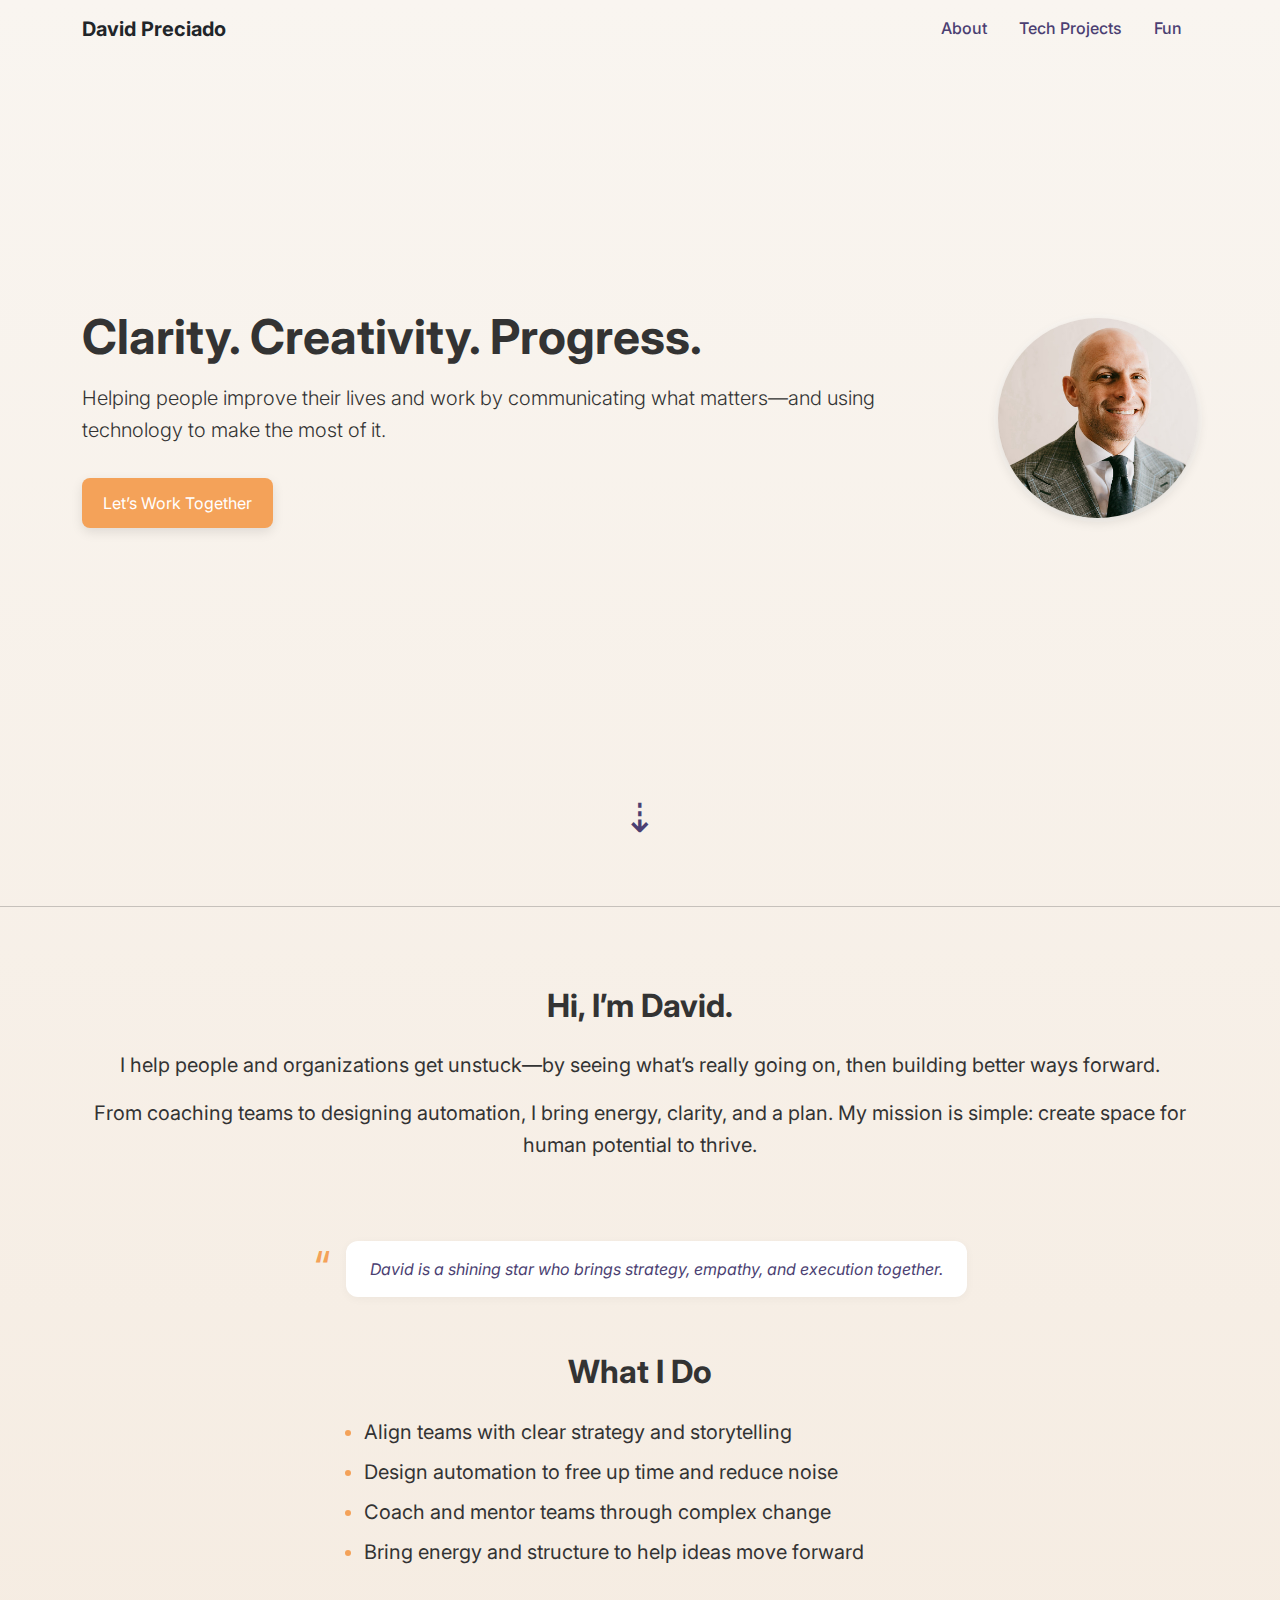
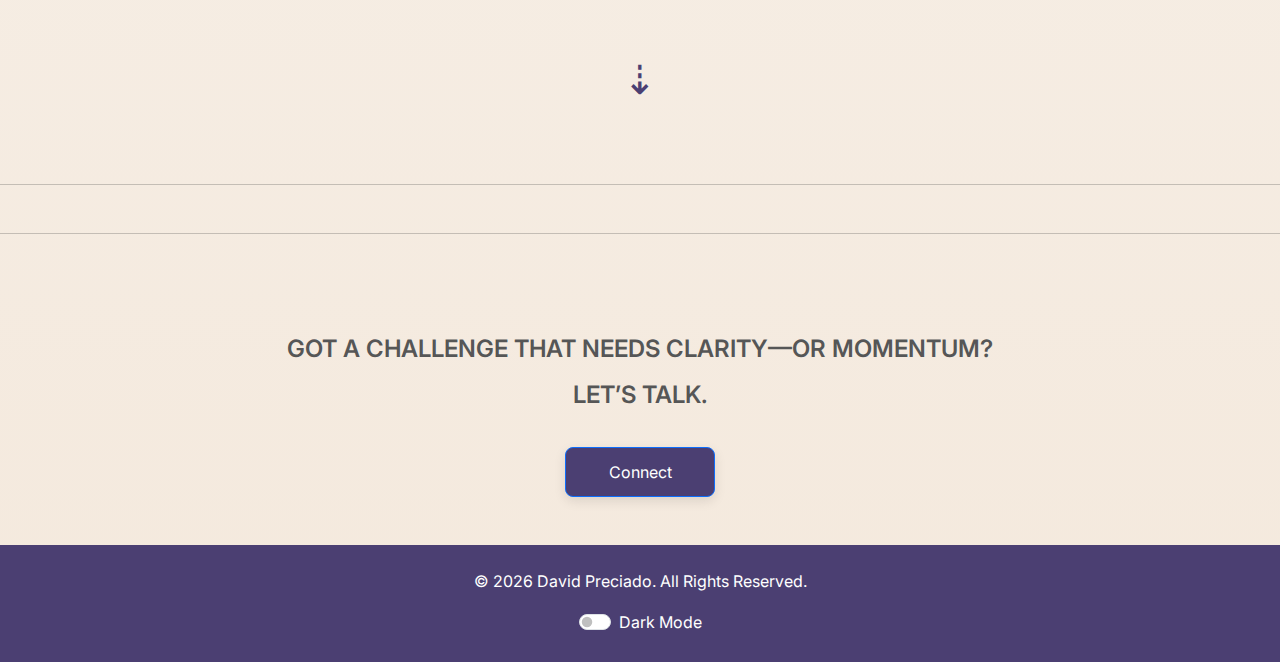
<file: index.html>
<!DOCTYPE html>
<html lang="en">
<head>
  <meta charset="UTF-8" />
  <meta name="viewport" content="width=device-width, initial-scale=1.0" />
  <title>David Preciado</title>

  <!-- Google Fonts -->
  <link href="https://fonts.googleapis.com/css2?family=Inter:wght@400;600;700;800&display=swap" rel="stylesheet" />
  
  <!-- Bootstrap -->
  <link href="https://cdn.jsdelivr.net/npm/bootstrap@5.3.0/dist/css/bootstrap.min.css" rel="stylesheet" />

  <!-- Custom Styles -->
  <link href="styles/main.css" rel="stylesheet" />
</head>
<body class="custom-body">

  <!-- Navbar -->
  <nav class="navbar navbar-expand-md">
    <div class="container d-flex justify-content-between align-items-center">
      <a class="navbar-brand fw-bold text-dark" href="#">David Preciado</a>
      <ul class="nav">
        <li class="nav-item"><a class="nav-link" href="/about.html">About</a></li>
        <li class="nav-item"><a class="nav-link" href="projects.html">Tech Projects</a></li>
        <li class="nav-item"><a class="nav-link" href="skills.html">Fun</a></li>
      </ul>
    </div>
  </nav>

<!-- Hero Section -->
<header class="hero-section d-flex align-items-center py-5 position-relative">
    <div class="container-xl d-flex flex-column flex-md-row align-items-center justify-content-between gap-5">
      <!-- text + image -->
      <div class="text-md-start text-center">
        <h1 class="display-5 fw-bold">Clarity. Creativity. Progress.</h1>
        <p class="lead mt-3">Helping people improve their lives and work by communicating what matters—and using technology to make the most of it.</p>
        <a href="https://www.linkedin.com/in/davidpreciado/" class="btn btn-highlight mt-3" target="_blank" rel="noopener">Let’s Work Together</a>
      </div>
      <img src="assets/images/Headshot_3.jpeg" alt="David Preciado Headshot" class="img-fluid rounded-circle" width="200" height="200" />
    </div>
  </header>
  
  <!-- ✅ Move scroll arrow OUTSIDE the header -->
  <div class="scroll-arrow">
    <a href="#about-section" class="scroll-link" aria-label="Scroll to about section">
      <span>&#8675;</span>
    </a>
  </div>
  
  <hr class="my-5" />
  
  <!-- About -->
  <section id="about-section" class="container pt-4 pb-2 text-center">
    <h2 class="fw-bold mb-4">Hi, I’m David.</h2>
    <p class="fs-5 mb-3">I help people and organizations get unstuck—by seeing what’s really going on, then building better ways forward.</p>
    <p class="fs-5">From coaching teams to designing automation, I bring energy, clarity, and a plan. My mission is simple: create space for human potential to thrive.</p>
  </section>

  <!-- Testimonial Quote -->
  <div class="pull-quote-divider">
    <span class="pull-quote-icon">“</span>
    <blockquote class="pull-quote-text">
      David is a shining star who brings strategy, empathy, and execution together.
    </blockquote>
  </div>
  
  
  
  
  
  
  

  <!-- What I Do -->
  <section id="what-i-do" class="container py-4 text-center">
    <h2 class="fw-bold mb-4">What I Do</h2>
    <ul class="styled-list fs-5 mx-auto text-start" style="max-width: 600px;">
      <li class="mb-2">Align teams with clear strategy and storytelling</li>
      <li class="mb-2">Design automation to free up time and reduce noise</li>
      <li class="mb-2">Coach and mentor teams through complex change</li>
      <li class="mb-2">Bring energy and structure to help ideas move forward</li>
    </ul>
  </section>
<!-- Scroll Arrow to CTA -->
<div class="scroll-arrow scroll-arrow--cta">
    <a href="#cta-section" class="scroll-link" aria-label="Scroll to Call To Action">
      <span>&#8675;</span>
    </a>
  </div>
  
  <hr class="my-5" />
  
  <hr class="my-5" />

  <!-- Call to Action -->
  <section id="cta-section" class="container text-center py-5">
    <p class="fs-4 fw-semibold text-uppercase text-muted">
      Got a challenge that needs clarity—or momentum?
      <span class="d-block mt-2">Let’s talk.</span>
    </p>
    <a href="https://www.linkedin.com/in/davidpreciado/" class="btn btn-primary mt-3" target="_blank" rel="noopener">Connect</a>
  </section>
  

  <!-- Footer -->
  <footer class="main-footer text-center py-4">
    <p>&copy; <span id="copyright-year"></span> David Preciado. All Rights Reserved.</p>
    <div class="form-check form-switch d-flex justify-content-center mt-3">
      <input class="form-check-input" type="checkbox" id="dark-mode-toggle" role="switch" aria-label="Toggle dark mode">
      <label class="form-check-label ms-2" for="dark-mode-toggle">Dark Mode</label>
    </div>
  </footer>

  <!-- Scripts -->
  <script src="https://cdn.jsdelivr.net/npm/bootstrap@5.3.0/dist/js/bootstrap.bundle.min.js"></script>
  <script src="scripts/app.js"></script>
</body>
</html>
</file>
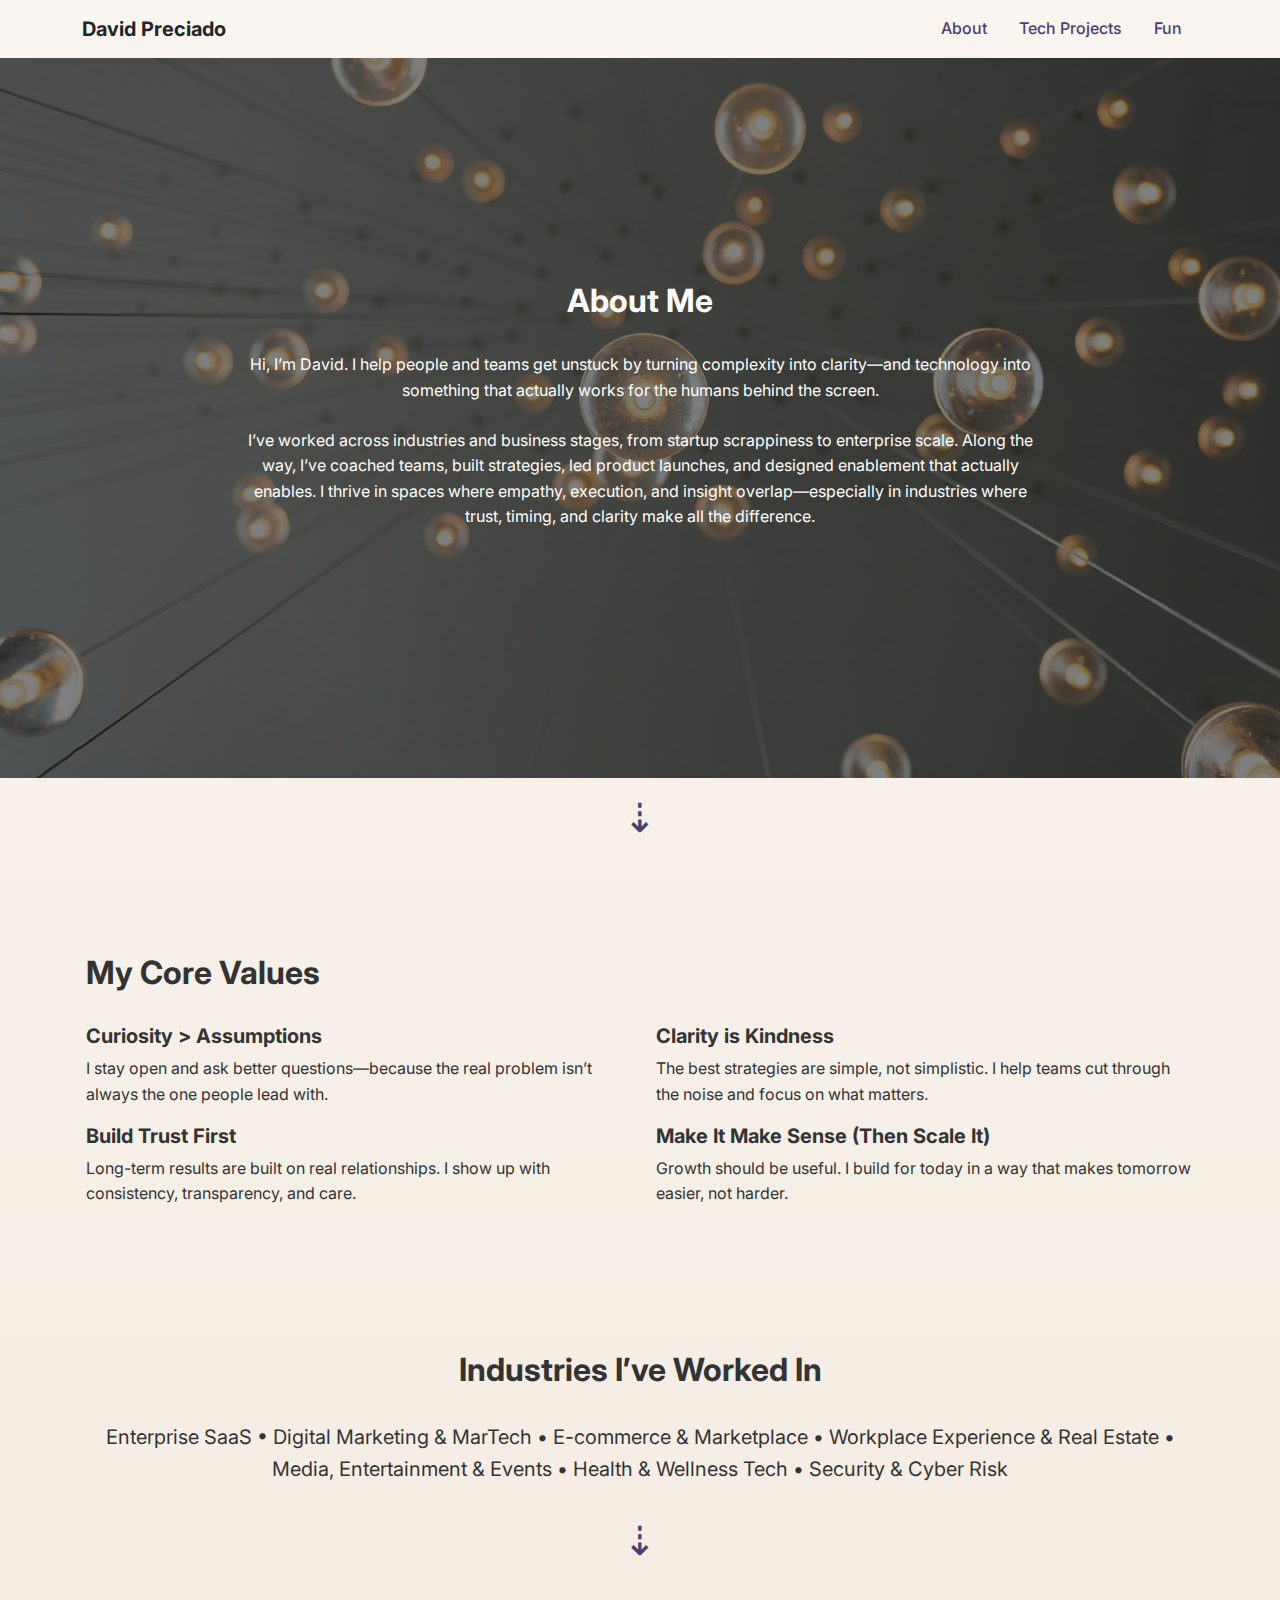
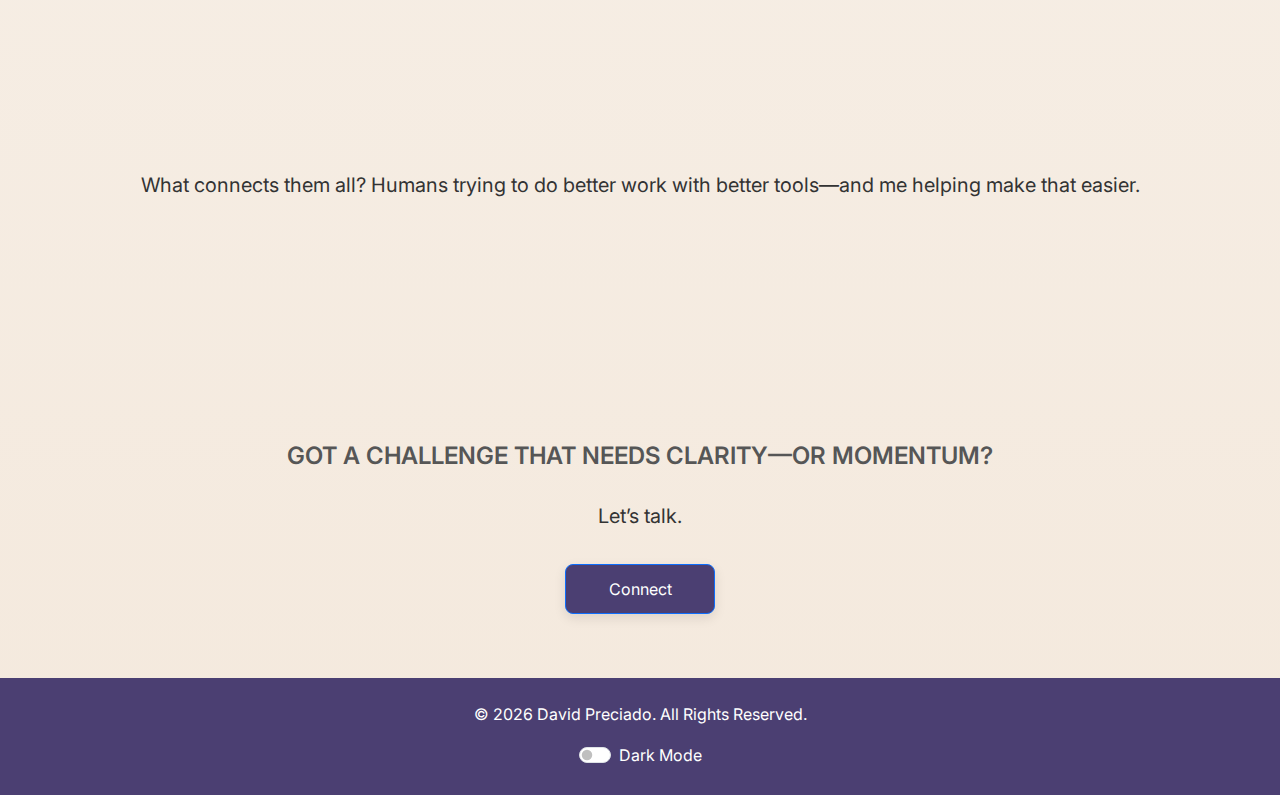
<file: about.html>
<!DOCTYPE html>
<html lang="en">
<head>
  <meta charset="UTF-8" />
  <meta name="viewport" content="width=device-width, initial-scale=1.0"/>
  <title>About – David Preciado</title>

  <!-- Google Fonts -->
  <link href="https://fonts.googleapis.com/css2?family=Inter:wght@400;600;700&display=swap" rel="stylesheet"/>

  <!-- Bootstrap -->
  <link href="https://cdn.jsdelivr.net/npm/bootstrap@5.3.0/dist/css/bootstrap.min.css" rel="stylesheet"/>

  <!-- Custom Styles -->
  <link href="styles/main.css" rel="stylesheet"/>
  <style>
    .hero-section {
      position: relative;
      background: url('assets/images/skye-studios-NDLLFxTELrU-unsplash.jpg') center/cover no-repeat;
      min-height: 80vh;
      display: flex;
      align-items: center;
      justify-content: center;
      padding: 4rem 1rem;
      color: #fff;
      text-align: center;
    }
  
    .hero-overlay {
      position: absolute;
      top: 0;
      left: 0;
      width: 100%;
      height: 100%;
      background-color: rgba(0, 0, 0, 0.5);
      z-index: 1;
    }
  
    .hero-content {
      position: relative;
      z-index: 2;
      max-width: 800px;
    }
  
    .section {
      padding: 4rem 1rem;
    }
  
    .section-title {
      font-size: 2rem;
      font-weight: 700;
      margin-bottom: 2rem;
    }
  
    .two-column {
      display: flex;
      flex-wrap: wrap;
      gap: 2rem;
    }
  
    .two-column > div {
      flex: 1 1 45%;
    }
  
    @media (max-width: 768px) {
      .two-column {
        flex-direction: column;
      }
    }
  
    /* Scroll spacing targets (so arrows scroll cleanly) */
    #core-values {
      scroll-margin-top: .5px;
    }
  
    #industries {
  padding-bottom: 0rem; /* Add more space after industries text */
}

#connecting-statement {
  scroll-margin-top: 50px;
  min-height: 40vh;
  display: flex;
  align-items: center;
  justify-content: center;
  text-align: center;
  padding: 2rem 1rem;
}



.scroll-arrow.scroll-arrow--spaced {
    margin-top: -0.5rem; /* Adjust as needed */
  }
  </style>
  
</head>
<body class="custom-body">

  <!-- Navbar -->
  <nav class="navbar navbar-expand-md">
    <div class="container d-flex justify-content-between align-items-center">
      <a class="navbar-brand fw-bold text-dark" href="/">David Preciado</a>
      <ul class="nav">
        <li class="nav-item"><a class="nav-link" href="/about.html">About</a></li>
        <li class="nav-item"><a class="nav-link" href="/projects.html">Tech Projects</a></li>
        <li class="nav-item"><a class="nav-link" href="/skills.html">Fun</a></li>
      </ul>
    </div>
  </nav>

  <!-- Hero Section -->
  <section class="hero-section">
    <div class="hero-overlay"></div>
    <div class="hero-content">
      <h1 class="section-title">About Me</h1>
      <p class="mb-4">Hi, I’m David. I help people and teams get unstuck by turning complexity into clarity—and technology into something that actually works for the humans behind the screen.</p>
      <p class="mb-4">I’ve worked across industries and business stages, from startup scrappiness to enterprise scale. Along the way, I’ve coached teams, built strategies, led product launches, and designed enablement that actually enables. I thrive in spaces where empathy, execution, and insight overlap—especially in industries where trust, timing, and clarity make all the difference.</p>
    </div>
    </div>
  </section>

  <!-- Scroll Arrow -->
<div class="scroll-arrow">
  <a href="#core-values" class="scroll-link" aria-label="Scroll to core values">
    <span>&#8675;</span>
  </a>
</div>


  <!-- Core Values -->
  <section id="core-values" class="section container">
    <h2 class="section-title">My Core Values</h2>
    <div class="two-column">
      <div>
        <h5 class="fw-bold">Curiosity &gt; Assumptions</h5>
        <p>I stay open and ask better questions—because the real problem isn’t always the one people lead with.</p>

        <h5 class="fw-bold">Build Trust First</h5>
        <p>Long-term results are built on real relationships. I show up with consistency, transparency, and care.</p>
      </div>
      <div>
        <h5 class="fw-bold">Clarity is Kindness</h5>
        <p>The best strategies are simple, not simplistic. I help teams cut through the noise and focus on what matters.</p>
        <h5 class="fw-bold">Make It Make Sense (Then Scale It)</h5>
        <p>Growth should be useful. I build for today in a way that makes tomorrow easier, not harder.</p>
      </div>
    </div>
  </section>

<!-- Industries -->
<section id="industries" class="section container text-center industries-section">
  <h2 class="section-title">Industries I’ve Worked In</h2>
  <p class="fs-5 mb-4">Enterprise SaaS &bull; Digital Marketing & MarTech &bull; E-commerce & Marketplace &bull; Workplace Experience & Real Estate &bull; Media, Entertainment & Events &bull; Health & Wellness Tech &bull; Security & Cyber Risk</p>
</section>

  <!-- Scroll Arrow -->
  <div class="scroll-arrow scroll-arrow--spaced">
    <a href="#connecting-statement" class="scroll-link" aria-label="Scroll to Connecting Statement"><span>&#8675;</span></a>
  </div>

<!-- Connecting Statement -->
<section id="connecting-statement" class="section container text-center">
  <p class="fs-5">What connects them all? Humans trying to do better work with better tools—and me helping make that easier.</p>
</section>

  <!-- Call to Action -->
  <section class="section container text-center">
    <p class="fs-4 fw-semibold text-uppercase text-muted mb-4">Got a challenge that needs clarity—or momentum?</p>
    <p class="fs-5">Let’s talk.</p>
    <a href="https://www.linkedin.com/in/davidpreciado/" class="btn btn-primary mt-3" target="_blank" rel="noopener">Connect</a>
  </section>

  <!-- Footer -->
  <footer class="main-footer text-center py-4">
    <p>&copy; <span id="copyright-year"></span> David Preciado. All Rights Reserved.</p>
    <div class="form-check form-switch d-flex justify-content-center mt-3">
      <input class="form-check-input" type="checkbox" id="dark-mode-toggle" role="switch" aria-label="Toggle dark mode">
      <label class="form-check-label ms-2" for="dark-mode-toggle">Dark Mode</label>
    </div>
  </footer>

  <!-- Scripts -->
  <script src="https://cdn.jsdelivr.net/npm/bootstrap@5.3.0/dist/js/bootstrap.bundle.min.js"></script>
  <script src="scripts/app.js"></script>
</body>
</html>
</file>
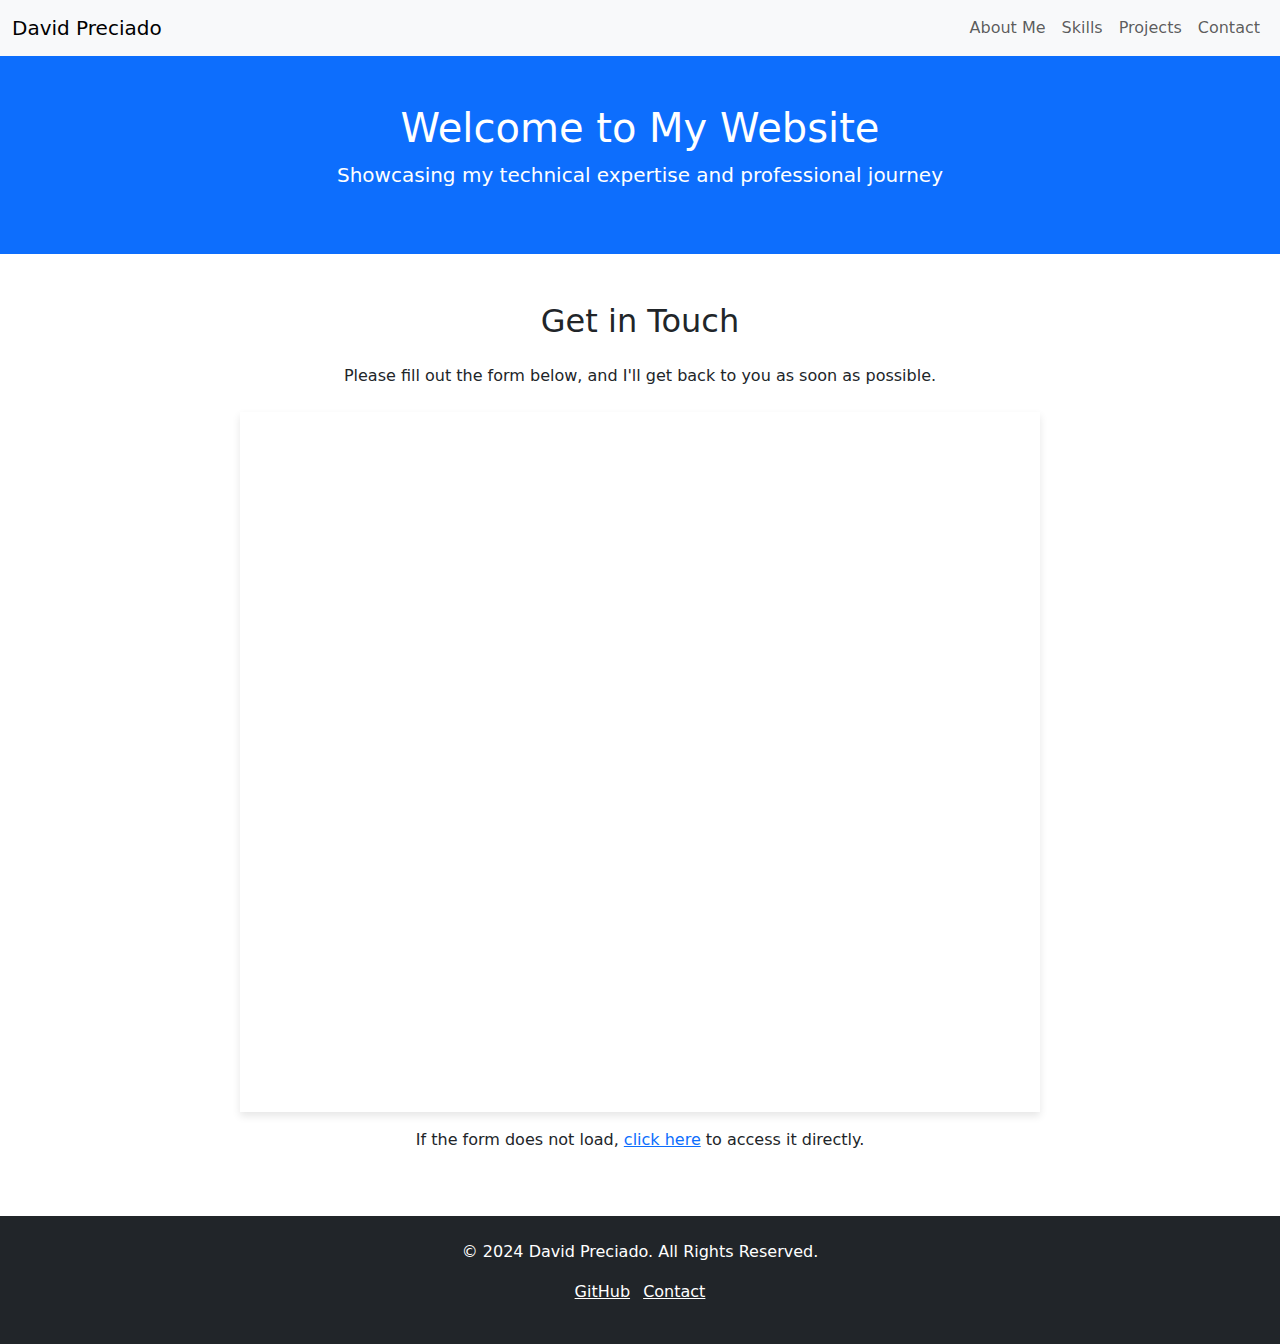
<file: contact.html>
<!DOCTYPE html>
<html lang="en">
<head>
    <meta charset="UTF-8">
    <meta name="viewport" content="width=device-width, initial-scale=1.0">
    <title>David Preciado</title>
    <!-- Bootstrap CSS -->
    <link href="https://cdn.jsdelivr.net/npm/bootstrap@5.3.0/dist/css/bootstrap.min.css" rel="stylesheet">
</head>
<body>
    <!-- Navigation Bar -->
    <nav class="navbar navbar-expand-lg navbar-light bg-light">
        <div class="container-fluid">
            <a class="navbar-brand" href="index.html">David Preciado</a>
            <button class="navbar-toggler" type="button" data-bs-toggle="collapse" data-bs-target="#navbarNav" aria-controls="navbarNav" aria-expanded="false" aria-label="Toggle navigation">
                <span class="navbar-toggler-icon"></span>
            </button>
            <div class="collapse navbar-collapse" id="navbarNav">
                <ul class="navbar-nav ms-auto">
                    <li class="nav-item"><a class="nav-link" href="about.html">About Me</a></li>
                    <li class="nav-item"><a class="nav-link" href="skills.html">Skills</a></li>
                    <li class="nav-item"><a class="nav-link" href="projects.html">Projects</a></li>
                    <li class="nav-item"><a class="nav-link" href="contact.html">Contact</a></li>
                </ul>
            </div>
        </div>
    </nav>

    <!-- Hero Section -->
    <header class="bg-primary text-white text-center py-5">
        <div class="container">
            <h1>Welcome to My Website</h1>
            <p class="lead">Showcasing my technical expertise and professional journey</p>
        </div>
    </header>

    <!-- Contact Section -->
    <section id="contact" class="py-5">
        <div class="container">
            <h2 class="text-center mb-4">Get in Touch</h2>
            <p class="text-center mb-4">
                Please fill out the form below, and I'll get back to you as soon as possible.
            </p>
            <div class="d-flex justify-content-center">
                <iframe 
                    src="https://docs.google.com/forms/d/e/1FAIpQLSc9eCFO1lSQF7VXPfeKa65_Zf6a-4YhyYCBJDo4J-YI3duy_A/viewform?embedded=true" 
                    width="100%" 
                    height="700" 
                    frameborder="0" 
                    marginheight="0" 
                    marginwidth="0" 
                    style="max-width: 800px; border: none; box-shadow: 0 4px 8px rgba(0, 0, 0, 0.1);">
                    Loading…
                </iframe>
            </div>
            <p class="text-center mt-3">
                If the form does not load, <a href="https://docs.google.com/forms/d/e/1FAIpQLSc9eCFO1lSQF7VXPfeKa65_Zf6a-4YhyYCBJDo4J-YI3duy_A/viewform" target="_blank">click here</a> to access it directly.
            </p>
        </div>
    </section>

    <!-- Footer Section -->
    <footer class="bg-dark text-white text-center py-4">
        <div class="container">
            <p>&copy; 2024 David Preciado. All Rights Reserved.</p>
            <ul class="list-inline">
                <li class="list-inline-item"><a href="https://github.com/AlwaysEpicurus" class="text-white">GitHub</a></li>
                <li class="list-inline-item"><a href="contact.html" class="text-white">Contact</a></li>
            </ul>
        </div>
    </footer>

    <!-- Bootstrap JavaScript -->
    <script src="https://cdn.jsdelivr.net/npm/bootstrap@5.3.0/dist/js/bootstrap.bundle.min.js"></script>
</body>
</html>
</file>
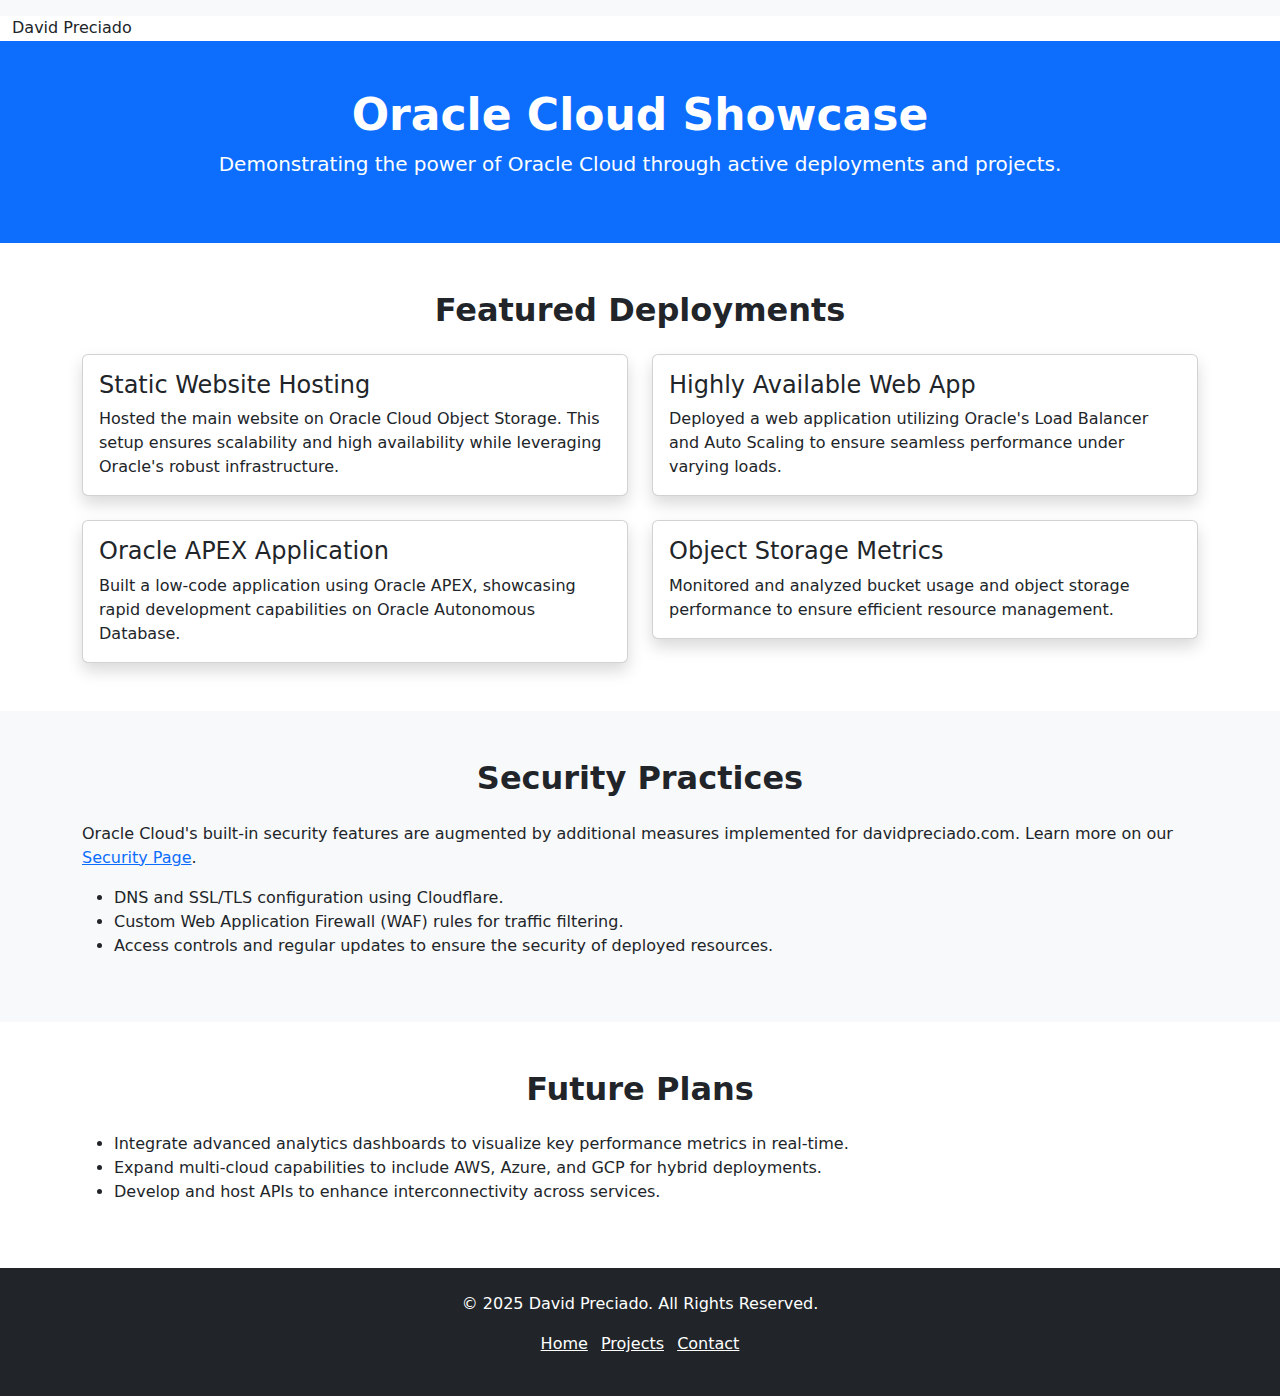
<file: oracle.html>
<!DOCTYPE html>
<html lang="en">
<head>
    <meta charset="UTF-8">
    <meta name="viewport" content="width=device-width, initial-scale=1.0">
    <title>Oracle Cloud Showcase</title>
    <!-- Bootstrap CSS -->
    <link href="https://cdn.jsdelivr.net/npm/bootstrap@5.3.0/dist/css/bootstrap.min.css" rel="stylesheet">
    <!-- Custom CSS -->
    <link rel="stylesheet" href="styles/main.css">
</head>
<body>
    <!-- Navigation Bar -->
    <nav class="navbar navbar-expand-lg navbar-light bg-light"></nav>
        <div class="container-fluid">
            <a class="navbar-brand" href="#">David Preciado</a>
            <button class="navbar-toggler" type="button" data-bs-toggle="collapse" data-bs-target="#navbarNav" aria-controls="navbarNav" aria-expanded="false" aria-label="Toggle navigation">
                <span class="navbar-toggler-icon"></span>
            </button>
            <div class="collapse navbar-collapse" id="navbarNav">
                <ul class="navbar-nav ms-auto">
                    <li class="nav-item"><a class="nav-link" href="about.html">About Me</a></li>
                    <li class="nav-item"><a class="nav-link" href="skills.html">Skills</a></li>
                    <li class="nav-item"><a class="nav-link" href="projects.html">Projects</a></li>
                    <li class="nav-item"><a class="nav-link" href="contact.html">Contact</a></li>
                </ul>
            </div>
        </div>
    </nav>

    <!-- Header Section -->
    <header class="bg-primary text-white text-center py-5">
        <div class="container">
            <h1>Oracle Cloud Showcase</h1>
            <p class="lead">Demonstrating the power of Oracle Cloud through active deployments and projects.</p>
        </div>
    </header>

    <!-- Main Content -->
    <main>
        <!-- Featured Deployments Section -->
        <section class="py-5">
            <div class="container">
                <h2 class="text-center mb-4">Featured Deployments</h2>
                <div class="row g-4">
                    <!-- Deployment 1 -->
                    <div class="col-md-6">
                        <div class="card shadow">
                            <div class="card-body">
                                <h4 class="card-title">Static Website Hosting</h4>
                                <p class="card-text">
                                    Hosted the main website on Oracle Cloud Object Storage. This setup ensures scalability and high availability while leveraging Oracle's robust infrastructure.
                                </p>
                            </div>
                        </div>
                    </div>
                    <!-- Deployment 2 -->
                    <div class="col-md-6">
                        <div class="card shadow">
                            <div class="card-body">
                                <h4 class="card-title">Highly Available Web App</h4>
                                <p class="card-text">
                                    Deployed a web application utilizing Oracle's Load Balancer and Auto Scaling to ensure seamless performance under varying loads.
                                </p>
                            </div>
                        </div>
                    </div>
                    <!-- Deployment 3 -->
                    <div class="col-md-6">
                        <div class="card shadow">
                            <div class="card-body">
                                <h4 class="card-title">Oracle APEX Application</h4>
                                <p class="card-text">
                                    Built a low-code application using Oracle APEX, showcasing rapid development capabilities on Oracle Autonomous Database.
                                </p>
                            </div>
                        </div>
                    </div>
                    <!-- Deployment 4 -->
                    <div class="col-md-6">
                        <div class="card shadow">
                            <div class="card-body">
                                <h4 class="card-title">Object Storage Metrics</h4>
                                <p class="card-text">
                                    Monitored and analyzed bucket usage and object storage performance to ensure efficient resource management.
                                </p>
                            </div>
                        </div>
                    </div>
                </div>
            </div>
        </section>

        <!-- Security Practices Section -->
        <section class="bg-light py-5">
            <div class="container">
                <h2 class="text-center mb-4">Security Practices</h2>
                <p>
                    Oracle Cloud's built-in security features are augmented by additional measures implemented for davidpreciado.com. 
                    Learn more on our <a href="security.html" class="text-primary">Security Page</a>.
                </p>
                <ul>
                    <li>DNS and SSL/TLS configuration using Cloudflare.</li>
                    <li>Custom Web Application Firewall (WAF) rules for traffic filtering.</li>
                    <li>Access controls and regular updates to ensure the security of deployed resources.</li>
                </ul>
            </div>
        </section>

        <!-- Future Plans Section -->
        <section class="py-5">
            <div class="container">
                <h2 class="text-center mb-4">Future Plans</h2>
                <ul>
                    <li>Integrate advanced analytics dashboards to visualize key performance metrics in real-time.</li>
                    <li>Expand multi-cloud capabilities to include AWS, Azure, and GCP for hybrid deployments.</li>
                    <li>Develop and host APIs to enhance interconnectivity across services.</li>
                </ul>
            </div>
        </section>
    </main>

    <!-- Footer Section -->
    <footer class="bg-dark text-white text-center py-4">
        <div class="container">
            <p>&copy; 2025 David Preciado. All Rights Reserved.</p>
            <ul class="list-inline">
                <li class="list-inline-item"><a href="index.html" class="text-white">Home</a></li>
                <li class="list-inline-item"><a href="projects.html" class="text-white">Projects</a></li>
                <li class="list-inline-item"><a href="contact.html" class="text-white">Contact</a></li>
            </ul>
        </div>
    </footer>

    <!-- Bootstrap JS -->
    <script src="https://cdn.jsdelivr.net/npm/bootstrap@5.3.0/dist/js/bootstrap.bundle.min.js"></script>
</body>
</html>
</file>
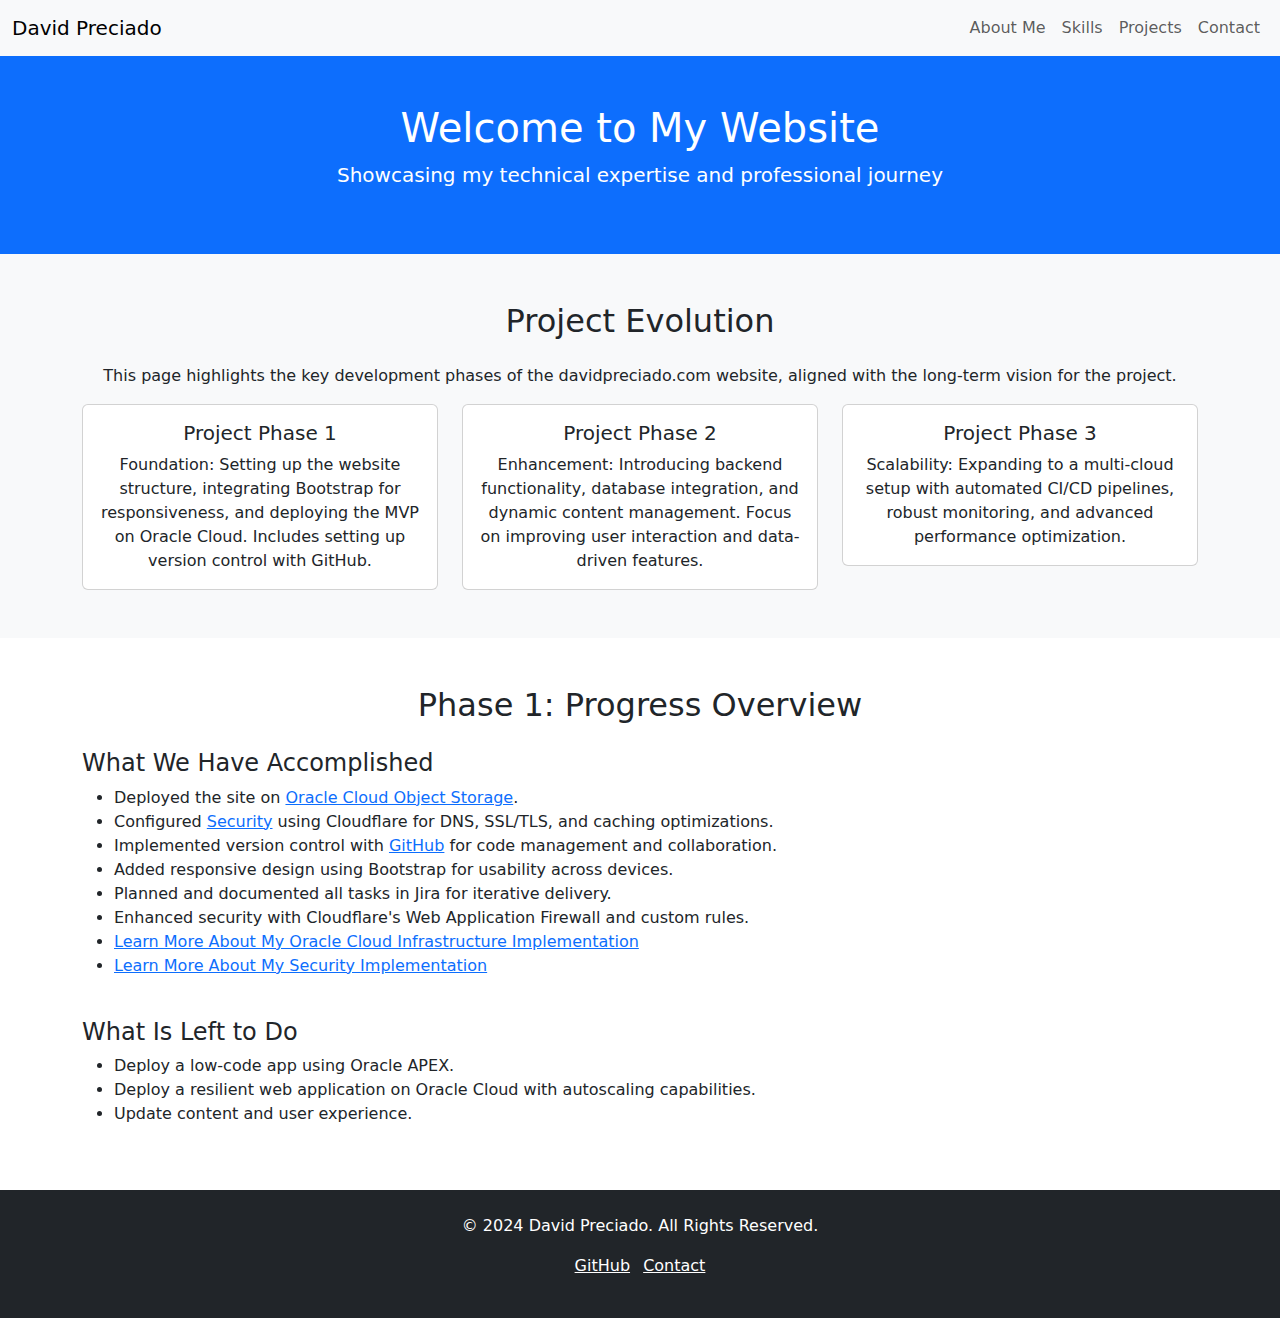
<file: projects.html>
<!DOCTYPE html>
<html lang="en">
<head>
    <meta charset="UTF-8">
    <meta name="viewport" content="width=device-width, initial-scale=1.0">
    <title>David Preciado</title>
    <!-- Bootstrap CSS -->
    <link href="https://cdn.jsdelivr.net/npm/bootstrap@5.3.0/dist/css/bootstrap.min.css" rel="stylesheet">
</head>
<body>
    <!-- Navigation Bar -->
    <nav class="navbar navbar-expand-lg navbar-light bg-light">
        <div class="container-fluid">
            <a class="navbar-brand" href="index.html">David Preciado</a>
            <button class="navbar-toggler" type="button" data-bs-toggle="collapse" data-bs-target="#navbarNav" aria-controls="navbarNav" aria-expanded="false" aria-label="Toggle navigation">
                <span class="navbar-toggler-icon"></span>
            </button>
            <div class="collapse navbar-collapse" id="navbarNav">
                <ul class="navbar-nav ms-auto">
                    <li class="nav-item"><a class="nav-link" href="about.html">About Me</a></li>
                    <li class="nav-item"><a class="nav-link" href="skills.html">Skills</a></li>
                    <li class="nav-item"><a class="nav-link" href="projects.html">Projects</a></li>
                    <li class="nav-item"><a class="nav-link" href="contact.html">Contact</a></li>
                </ul>
            </div>
        </div>
    </nav>

    <!-- Hero Section -->
    <header class="bg-primary text-white text-center py-5">
        <div class="container">
            <h1>Welcome to My Website</h1>
            <p class="lead">Showcasing my technical expertise and professional journey</p>
        </div>
    </header>

    <!-- Projects Section -->
    <section id="projects" class="py-5 bg-light">
        <div class="container">
            <h2 class="text-center mb-4">Project Evolution</h2>
            <p class="text-center">
                This page highlights the key development phases of the davidpreciado.com website, aligned with the long-term vision for the project.
            </p>
            <div class="row">
                <!-- Phase 1 -->
                <div class="col-md-4">
                    <div class="card text-center">
                        <div class="card-body">
                            <i class="bi bi-gear-wide-connected display-4 text-primary mb-3"></i>
                            <h5 class="card-title">Project Phase 1</h5>
                            <p class="card-text">
                                Foundation: Setting up the website structure, integrating Bootstrap for responsiveness, and deploying the MVP on Oracle Cloud. Includes setting up version control with GitHub.
                            </p>
                        </div>
                    </div>
                </div>
                <!-- Phase 2 -->
                <div class="col-md-4">
                    <div class="card text-center">
                        <div class="card-body">
                            <i class="bi bi-bar-chart display-4 text-success mb-3"></i>
                            <h5 class="card-title">Project Phase 2</h5>
                            <p class="card-text">
                                Enhancement: Introducing backend functionality, database integration, and dynamic content management. Focus on improving user interaction and data-driven features.
                            </p>
                        </div>
                    </div>
                </div>
                <!-- Phase 3 -->
                <div class="col-md-4">
                    <div class="card text-center">
                        <div class="card-body">
                            <i class="bi bi-lightning-charge display-4 text-warning mb-3"></i>
                            <h5 class="card-title">Project Phase 3</h5>
                            <p class="card-text">
                                Scalability: Expanding to a multi-cloud setup with automated CI/CD pipelines, robust monitoring, and advanced performance optimization.
                            </p>
                        </div>
                    </div>
                </div>
            </div>
        </div>
    </section>

    <!-- Phase 1 Details -->
    <section class="py-5">
        <div class="container">
            <h2 class="text-center mb-4">Phase 1: Progress Overview</h2>
            <div class="row">
                <!-- Accomplishments -->
                <div class="col-md-12">
                    <h4>What We Have Accomplished</h4>
                    <ul>
                        <li>Deployed the site on <a href="oracle.html" class="text-primary">Oracle Cloud Object Storage</a>.</li>
                        <li>Configured <a href="security.html" class="text-primary">Security</a> using Cloudflare for DNS, SSL/TLS, and caching optimizations.</li>
                        <li>Implemented version control with <a href="https://github.com/AlwaysEpicurus" class="text-primary">GitHub</a> for code management and collaboration.</li>
                        <li>Added responsive design using Bootstrap for usability across devices.</li>
                        <li>Planned and documented all tasks in Jira for iterative delivery.</li>
                        <li>Enhanced security with Cloudflare's Web Application Firewall and custom rules.</li>
                        <li><a href="oracle.html" class="text-primary">Learn More About My Oracle Cloud Infrastructure Implementation</a></li>
                        <li><a href="security.html" class="text-primary">Learn More About My Security Implementation</a></li>
                    </ul>
                </div>
                <!-- Remaining Tasks -->
                <div class="col-md-12 mt-4">
                    <h4>What Is Left to Do</h4>
                    <ul>
                        <li>Deploy a low-code app using Oracle APEX.</li>
                        <li>Deploy a resilient web application on Oracle Cloud with autoscaling capabilities.</li>
                        <li>Update content and user experience.</li>
                    </ul>
                </div>
            </div>
        </div>
    </section>

    <!-- Footer Section -->
    <footer class="bg-dark text-white text-center py-4">
        <div class="container">
            <p>&copy; 2024 David Preciado. All Rights Reserved.</p>
            <ul class="list-inline">
                <li class="list-inline-item"><a href="https://github.com/AlwaysEpicurus" class="text-white">GitHub</a></li>
                <li class="list-inline-item"><a href="contact.html" class="text-white">Contact</a></li>
            </ul>
        </div>
    </footer>

    <!-- Bootstrap JavaScript -->
    <script src="https://cdn.jsdelivr.net/npm/bootstrap@5.3.0/dist/js/bootstrap.bundle.min.js"></script>
</body>
</html>
</file>
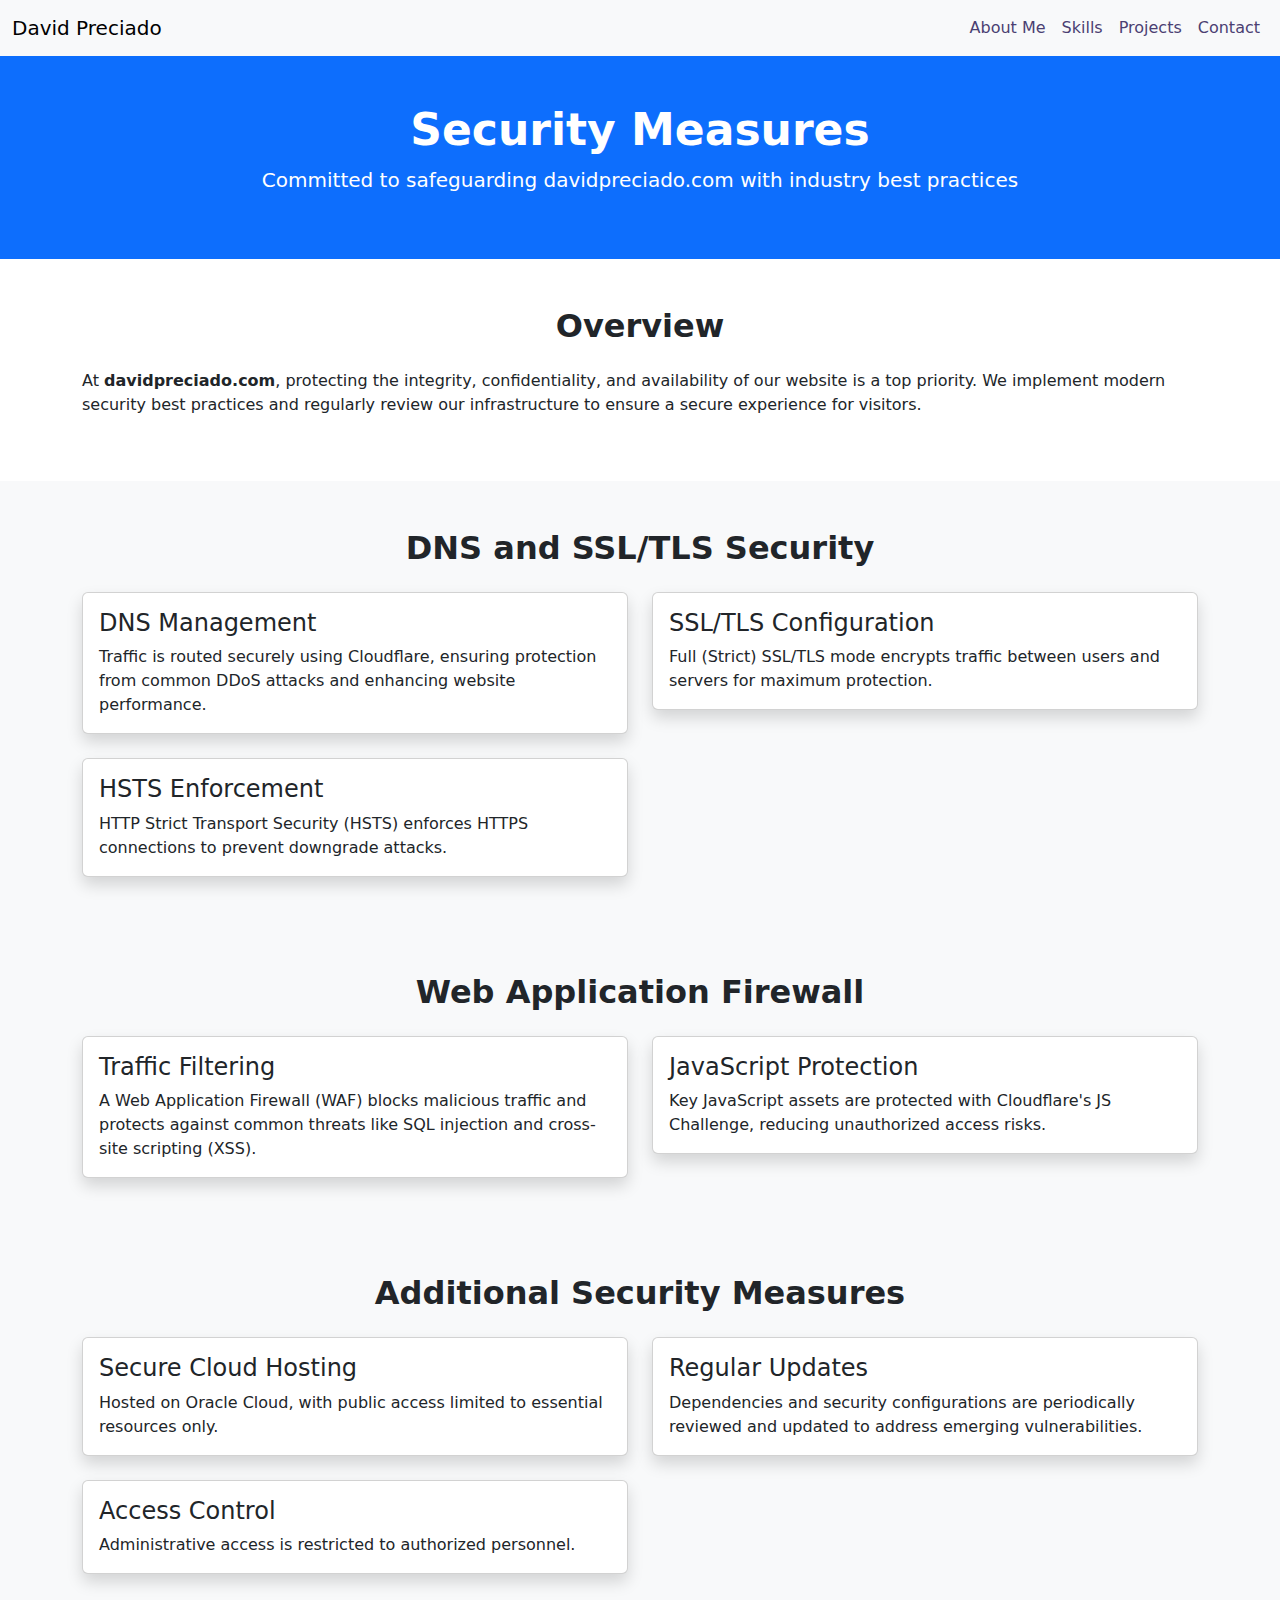
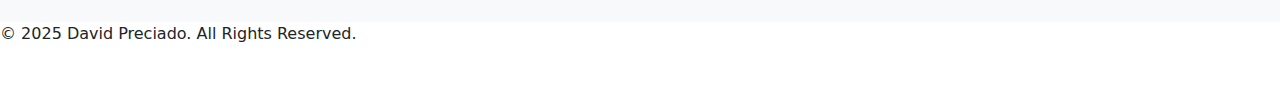
<file: security.html>
<!DOCTYPE html>
<html lang="en">
<head>
    <meta charset="UTF-8">
    <meta name="viewport" content="width=device-width, initial-scale=1.0">
    <title>Security Measures - David Preciado</title>
    <!-- Bootstrap CSS -->
    <link href="https://cdn.jsdelivr.net/npm/bootstrap@5.3.0/dist/css/bootstrap.min.css" rel="stylesheet">
    <link rel="stylesheet" href="styles/main.css">
</head>
<body>
    <!-- Navigation Bar -->
    <nav class="navbar navbar-expand-lg navbar-light bg-light">
        <div class="container-fluid">
            <a class="navbar-brand" href="#">David Preciado</a>
            <button class="navbar-toggler" type="button" data-bs-toggle="collapse" data-bs-target="#navbarNav" aria-controls="navbarNav" aria-expanded="false" aria-label="Toggle navigation">
                <span class="navbar-toggler-icon"></span>
            </button>
            <div class="collapse navbar-collapse" id="navbarNav">
                <ul class="navbar-nav ms-auto">
                    <li class="nav-item"><a class="nav-link" href="about.html">About Me</a></li>
                    <li class="nav-item"><a class="nav-link" href="skills.html">Skills</a></li>
                    <li class="nav-item"><a class="nav-link" href="projects.html">Projects</a></li>
                    <li class="nav-item"><a class="nav-link" href="contact.html">Contact</a></li>
                </ul>
            </div>
        </div>
    </nav>

    <!-- Header Section -->
    <header class="bg-primary text-white text-center py-5">
        <div class="container">
            <h1>Security Measures</h1>
            <p class="lead">Committed to safeguarding davidpreciado.com with industry best practices</p>
        </div>
    </header>

    <!-- Main Content -->
    <main>
        <!-- Overview Section -->
        <section class="py-5">
            <div class="container">
                <h2 class="text-center mb-4">Overview</h2>
                <p>
                    At <strong>davidpreciado.com</strong>, protecting the integrity, confidentiality, and availability of our website is a top priority. We implement modern security best practices and regularly review our infrastructure to ensure a secure experience for visitors.
                </p>
            </div>
        </section>

        <!-- DNS and SSL Section -->
        <section class="bg-light py-5">
            <div class="container">
                <h2 class="text-center mb-4">DNS and SSL/TLS Security</h2>
                <div class="row g-4">
                    <div class="col-md-6">
                        <div class="card shadow">
                            <div class="card-body">
                                <h4 class="card-title">DNS Management</h4>
                                <p class="card-text">
                                    Traffic is routed securely using Cloudflare, ensuring protection from common DDoS attacks and enhancing website performance.
                                </p>
                            </div>
                        </div>
                    </div>
                    <div class="col-md-6">
                        <div class="card shadow">
                            <div class="card-body">
                                <h4 class="card-title">SSL/TLS Configuration</h4>
                                <p class="card-text">
                                    Full (Strict) SSL/TLS mode encrypts traffic between users and servers for maximum protection.
                                </p>
                            </div>
                        </div>
                    </div>
                    <div class="col-md-6">
                        <div class="card shadow">
                            <div class="card-body">
                                <h4 class="card-title">HSTS Enforcement</h4>
                                <p class="card-text">
                                    HTTP Strict Transport Security (HSTS) enforces HTTPS connections to prevent downgrade attacks.
                                </p>
                            </div>
                        </div>
                    </div>
                </div>
            </div>
        </section>

        <!-- Web Application Firewall Section -->
        <section class="bg-light py-5">
            <div class="container">
                <h2 class="text-center mb-4">Web Application Firewall</h2>
                <div class="row g-4">
                    <div class="col-md-6">
                        <div class="card shadow">
                            <div class="card-body">
                                <h4 class="card-title">Traffic Filtering</h4>
                                <p class="card-text">
                                    A Web Application Firewall (WAF) blocks malicious traffic and protects against common threats like SQL injection and cross-site scripting (XSS).
                                </p>
                            </div>
                        </div>
                    </div>
                    <div class="col-md-6">
                        <div class="card shadow">
                            <div class="card-body">
                                <h4 class="card-title">JavaScript Protection</h4>
                                <p class="card-text">
                                    Key JavaScript assets are protected with Cloudflare's JS Challenge, reducing unauthorized access risks.
                                </p>
                            </div>
                        </div>
                    </div>
                </div>
            </div>
        </section>

        <!-- Additional Security Measures Section -->
        <section class="bg-light py-5">
            <div class="container">
                <h2 class="text-center mb-4">Additional Security Measures</h2>
                <div class="row g-4">
                    <div class="col-md-6">
                        <div class="card shadow">
                            <div class="card-body">
                                <h4 class="card-title">Secure Cloud Hosting</h4>
                                <p class="card-text">
                                    Hosted on Oracle Cloud, with public access limited to essential resources only.
                                </p>
                            </div>
                        </div>
                    </div>
                    <div class="col-md-6">
                        <div class="card shadow">
                            <div class="card-body">
                                <h4 class="card-title">Regular Updates</h4>
                                <p class="card-text">
                                    Dependencies and security configurations are periodically reviewed and updated to address emerging vulnerabilities.
                                </p>
                            </div>
                        </div>
                    </div>
                    <div class="col-md-6">
                        <div class="card shadow">
                            <div class="card-body">
                                <h4 class="card-title">Access Control</h4>
                                <p class="card-text">
                                    Administrative access is restricted to authorized personnel.
                                </p>
                            </div>
                        </div>
                    </div>
                </div>
            </div>
        </section>
    </main>

    <!-- Footer Section -->
    <footer class="""bg-dark text-white text-center py-4"></footer>
        <div class="""container"></div>
            <p>&copy; 2025 David Preciado. All Rights Reserved.</p>
            <ul class="list-inline">
                <li class="list-inline-item"><a href="index.html" class="text-white">Home</a></li>
                <li class="list-inline-item"><a href="projects.html" class="text-white">Projects</a></li>
                <li class="list-inline-item"><a href="contact.html" class="text-white">Contact</a></li>
                <li class="list-inline-item"><a href="oracle.html" class="text-white">Oracle Cloud</a></li>
            </ul>
        </div>
    </footer>

    <!-- Bootstrap JS -->
    <script src="https://cdn.jsdelivr.net/npm/bootstrap@5.3.0/dist/js/bootstrap.bundle.min.js"></script>
</body>
</html>
</file>
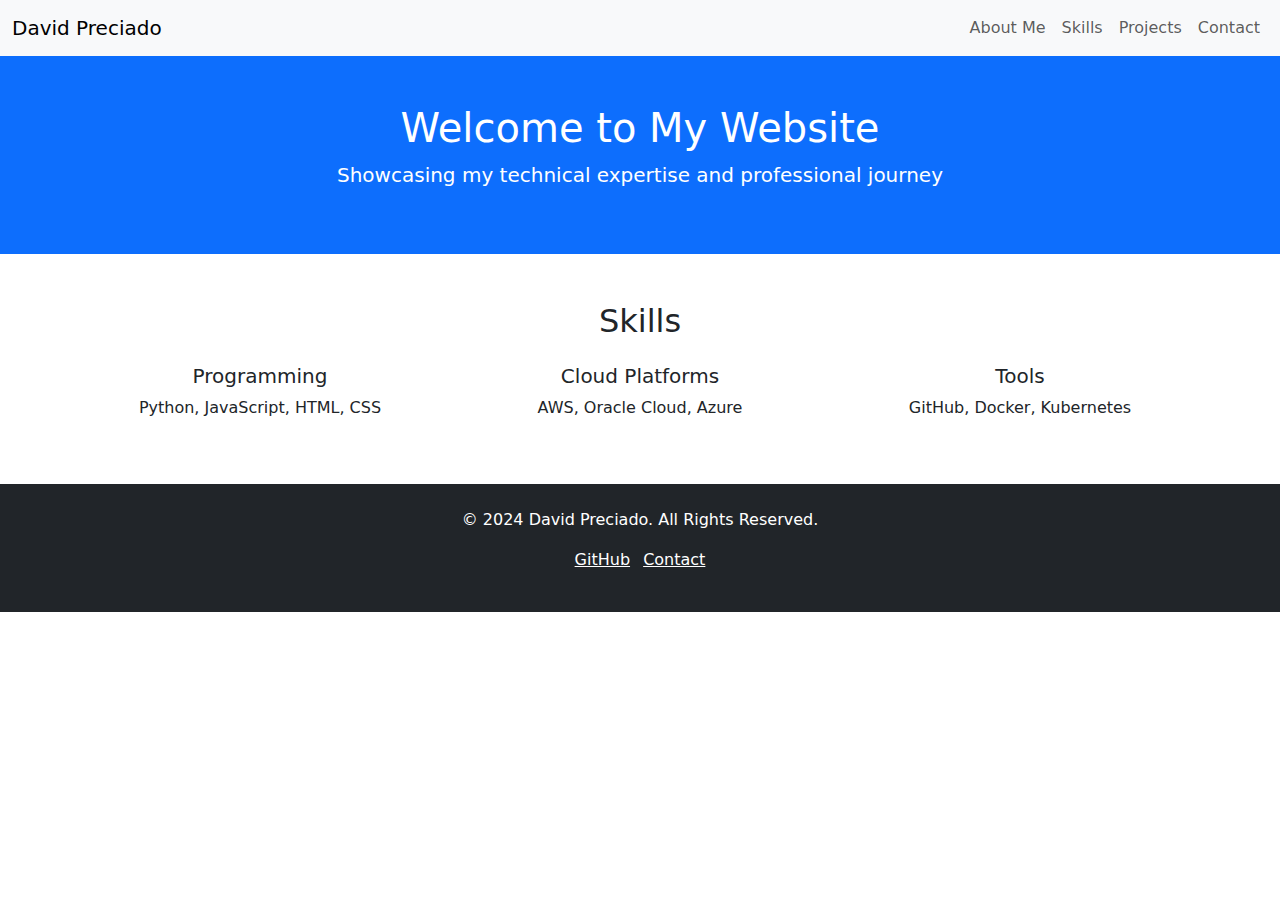
<file: skills.html>
<!DOCTYPE html>
<html lang="en">
<head>
    <meta charset="UTF-8">
    <meta name="viewport" content="width=device-width, initial-scale=1.0">
    <title>David Preciado</title>
    <!-- Bootstrap CSS -->
    <link href="https://cdn.jsdelivr.net/npm/bootstrap@5.3.0/dist/css/bootstrap.min.css" rel="stylesheet">
</head>
<body>
    <!-- Navigation Bar -->
    <nav class="navbar navbar-expand-lg navbar-light bg-light">
        <div class="container-fluid">
            <a class="navbar-brand" href="index.html">David Preciado</a>
            <button class="navbar-toggler" type="button" data-bs-toggle="collapse" data-bs-target="#navbarNav" aria-controls="navbarNav" aria-expanded="false" aria-label="Toggle navigation">
                <span class="navbar-toggler-icon"></span>
            </button>
            <div class="collapse navbar-collapse" id="navbarNav">
                <ul class="navbar-nav ms-auto">
                    <li class="nav-item"><a class="nav-link" href="about.html">About Me</a></li>
                    <li class="nav-item"><a class="nav-link" href="skills.html">Skills</a></li>
                    <li class="nav-item"><a class="nav-link" href="projects.html">Projects</a></li>
                    <li class="nav-item"><a class="nav-link" href="contact.html">Contact</a></li>
                </ul>
            </div>
        </div>
    </nav>

    <!-- Hero Section -->
    <header class="bg-primary text-white text-center py-5">
        <div class="container">
            <h1>Welcome to My Website</h1>
            <p class="lead">Showcasing my technical expertise and professional journey</p>
        </div>
    </header>

    <!-- Skills Section -->
    <section id="skills" class="py-5">
        <div class="container">
            <h2 class="text-center mb-4">Skills</h2>
            <div class="row">
                <div class="col-md-4 text-center">
                    <i class="bi bi-code-slash display-4 text-primary"></i>
                    <h5>Programming</h5>
                    <p>Python, JavaScript, HTML, CSS</p>
                </div>
                <div class="col-md-4 text-center">
                    <i class="bi bi-server display-4 text-primary"></i>
                    <h5>Cloud Platforms</h5>
                    <p>AWS, Oracle Cloud, Azure</p>
                </div>
                <div class="col-md-4 text-center">
                    <i class="bi bi-gear display-4 text-primary"></i>
                    <h5>Tools</h5>
                    <p>GitHub, Docker, Kubernetes</p>
                </div>
            </div>
        </div>
    </section>

    <!-- Footer Section -->
    <footer class="bg-dark text-white text-center py-4">
        <div class="container">
            <p>&copy; 2024 David Preciado. All Rights Reserved.</p>
            <ul class="list-inline">
                <li class="list-inline-item"><a href="https://github.com/AlwaysEpicurus" class="text-white">GitHub</a></li>
                <li class="list-inline-item"><a href="contact.html" class="text-white">Contact</a></li>
            </ul>
        </div>
    </footer>

    <!-- Bootstrap JavaScript -->
    <script src="https://cdn.jsdelivr.net/npm/bootstrap@5.3.0/dist/js/bootstrap.bundle.min.js"></script>
</body>
</html>
</file>
<file: styles/main.css>
:root {
  --border-radius: 0.5rem;
}

/* Global Styles */
.custom-body {
  background: linear-gradient(to bottom, #f9f5f0 0%, #f4e9dd 100%);
  color: #333;
  font-family: 'Inter', sans-serif;
  line-height: 1.6;
}

/* Typography */
h1, h2, h3 {
  font-weight: 700;
}
h1 {
  font-size: 2.75rem;
}
h2 {
  font-size: 2rem;
}
@media (max-width: 768px) {
  h1 { font-size: 2rem; }
  h2 { font-size: 1.75rem; }
}

/* Hero Section */
.hero-section {
  min-height: 80vh;
  display: flex;
  align-items: center;
  justify-content: center;
  position: relative;
  padding: 4rem 1rem;
  text-align: center;
}

/* About Section */
#about-section {
  padding-top: 2rem !important;
  padding-bottom: 1rem !important;
}

.about-image {
  border-radius: 1rem;
  box-shadow: 0 8px 24px rgba(0, 0, 0, 0.15);
}

#core-values,
#connecting-statement {
  scroll-margin-top: 140px;
}

/* Optional: adjust spacing on the second arrow */
.scroll-arrow--spaced {
  margin-top: 3rem; /* Adjust as needed */
  margin-bottom: 2rem;
}


/* Navigation */
.navbar .nav-link {
  color: #4B3F72;
  font-weight: 500;
}
.navbar .nav-link:hover {
  color: #F4A259;
  text-decoration: underline;
}

/* Buttons */
.btn {
  border-radius: var(--border-radius);
  font-size: 1rem;
  min-width: 150px;
  padding: 0.75rem 1.25rem;
  box-shadow: 0 4px 12px rgba(0, 0, 0, 0.1);
  transition: all 0.3s ease;
}
.btn:hover {
  transform: translateY(-2px);
  box-shadow: 0 6px 16px rgba(0, 0, 0, 0.15);
}
.btn-highlight {
  background-color: #F4A259;
  color: white;
}
.btn-highlight:hover {
  background-color: #f6b469;
}
.btn-primary {
  background-color: #4B3F72;
  color: white;
}
.btn-primary:hover {
  background-color: #6a5897;
}

/* Footer */
.main-footer {
  background-color: #4B3F72;
  color: white;
}

/* List Styling */
.styled-list {
  list-style-type: disc;
  padding-left: 1.5rem;
}
.styled-list li::marker {
  color: #F4A259;
}

/* Image Styling */
img {
  display: block;
  height: auto;
  max-width: 100%;
  border-radius: 50%;
  box-shadow:
    0 4px 12px rgba(0, 0, 0, 0.1),
    0 0 0 4px #f9f5f0;
  border: none;
}

/* Dark Mode */
body.dark-mode {
  background-color: #1f1f1f;
  color: #f0f0f0;
}
body.dark-mode .main-footer {
  background-color: #2e2e2e;
  color: #f0f0f0;
}
body.dark-mode .btn-highlight,
body.dark-mode .btn-primary {
  background-color: #6a5897;
}
body.dark-mode .styled-list li::marker {
  color: #F6A873;
}

/* Scroll Arrow */
.scroll-arrow {
  display: flex;
  justify-content: center;
  align-items: center;
  height: 80px; /* Ensures space is reserved for visibility */
  font-size: 2.5rem;
  color: #4B3F72;
  animation: bounce 2s infinite;
  position: relative;
  z-index: 10;
  margin-bottom: 2rem;
  scroll-margin-top: 100px; /* Prevents next section from hiding under nav */
}

.scroll-arrow--cta {
  margin-top: 2rem;
  margin-bottom: 4rem;
}

.scroll-link {
  text-decoration: none;
  color: inherit;
  transition: transform 0.3s ease, opacity 0.3s ease;
}
.scroll-link:hover {
  transform: scale(1.05);
  opacity: 0.8;
}

@media (max-width: 576px) {
  .scroll-arrow {
    display: none;
  }
}

/* Testimonial (Pull Quote) */
.pull-quote-divider {
  display: flex;
  justify-content: center;
  align-items: flex-start;
  margin: 3rem auto 2rem;
  position: relative;
  max-width: 700px;
  gap: 1rem;
}
.pull-quote-icon {
  font-size: 3rem;
  line-height: 1;
  color: #F4A259;
  position: relative;
  top: 0.2rem;
  flex-shrink: 0;
}
.pull-quote-text {
  background-color: white;
  padding: 1rem 1.5rem;
  border-radius: 0.75rem;
  box-shadow: 0 2px 10px rgba(0, 0, 0, 0.04);
  font-style: italic;
  font-size: 1rem;
  line-height: 1.5;
  color: #4B3F72;
  margin: 0;
  text-align: left;
}

/* Ordered List Styling */
ol {
  padding-left: 1.25rem;
}
ol li::marker {
  color: #F4A259;
  font-weight: bold;
}

/* Industries Section */
.industries-section p {
  text-align: center;
  font-size: 1.25rem;
  margin-bottom: 2rem;
}
</file>
